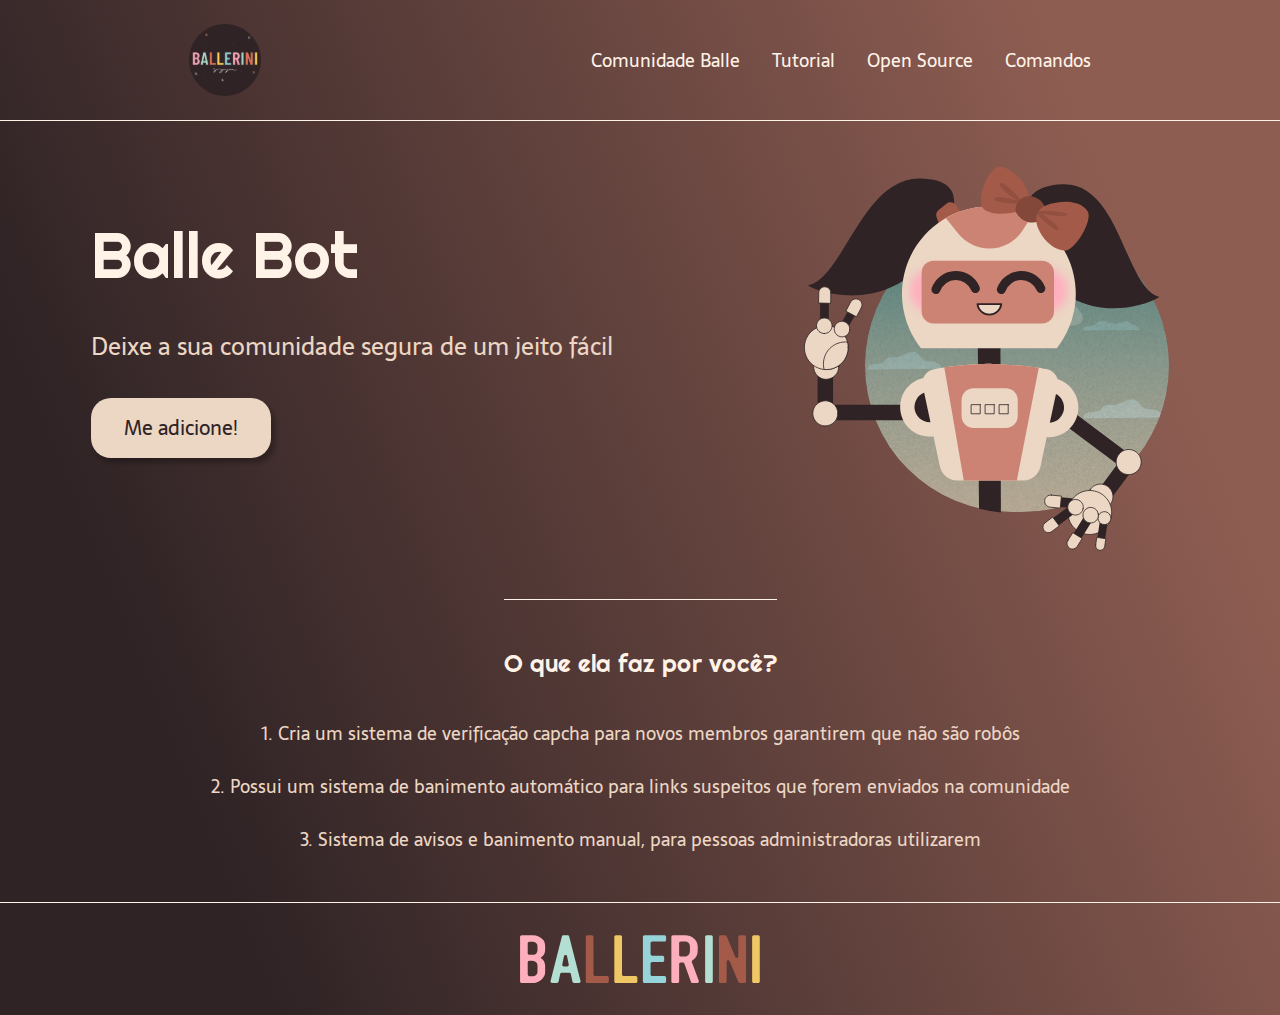
<file: landing-page/index.html>
<!DOCTYPE html>
<html lang="pt-BR">

<head>
    <meta charset="UTF-8">
    <meta name="viewport" content="width=device-width, initial-scale=1.0">
    <meta name="description" content="Um bot que irá moderar e deixar sua comunidade segura de um jeito fácil!">
    <title>Balle Bot - Modere a sua comunidade no Discord</title>
    <link rel="stylesheet" type="text/css" href="style.css"> 
</head>

<body>

    <header class="cabecalho">
        <img class="cabecalho-imagem" src="logo.svg" alt="Logo da comunidade Ballerini">
        <nav class="cabecalho-menu">
            <a class="cabecalho-menu-item">Comunidade Balle</a>
            <a class="cabecalho-menu-item">Tutorial</a>
            <a class="cabecalho-menu-item">Open Source</a>
            <a class="cabecalho-menu-item">Comandos</a>
        </nav>
    </header>

    <main class="conteudo">
        <section class="conteudo-principal">
        <div class="conteudo-principal-escrito">
            <h1 class="conteudo-principal-escrito-titulo">Balle Bot</h1>
            <h2 class="conteudo-principal-escrito-subtitulo">Deixe a sua comunidade segura de um jeito fácil</h2>
            <button class="conteudo-principal-escrito-botao">Me adicione!</button>
        </div>
        <img class="conteudo-principal-imagem" src="ballebot.svg" alt="Imagem da Balle Bot">
        </section>

        <section class="conteudo-secundario">
            <h3 class="conteudo-secundario-titulo">O que ela faz por você?</h3>
            <p class="conteudo-secundario-paragrafo">1. Cria um <strong>sistema de verificação capcha</strong> para novos membros garantirem que não são robôs</p>
            <p class="conteudo-secundario-paragrafo">2. Possui um <strong>sistema de banimento automático</strong> para links suspeitos que forem enviados na comunidade</p>
            <p class="conteudo-secundario-paragrafo">3. <strong>Sistema de avisos e banimento manual</strong>, para pessoas administradoras utilizarem</p>
        </section>
    </main>

    <footer class="rodape">
        <img class="rodape-imagem" src="footer.svg">

    </footer>

</body>

</html>
</file>
<file: landing-page/style.css>
@import url('https://fonts.googleapis.com/css2?family=Righteous&family=Sarala:wght@400;700&display=swap');

* { margin: 0;
    padding: 0;
    box-sizing: border-box;
    text-decoration: none; }

body { font-size: 100%;
       background: linear-gradient(68.15deg, #2F2325 16.62%, #8E5D52 85.61%); }

.cabecalho { display: flex;
             flex-direction: row;
             align-items: center;
             justify-content: space-around;
             padding: 24px; }

.cabecalho-imagem { height: 72px; }

.cabecalho-menu { display: flex;
                  gap: 32px; }

.cabecalho-menu-item { font-family: 'Sarala', sans-serif;
                       color: #FFF2E7;
                       font-weight: 400;
                       font-size: 18px;}

.conteudo { margin-bottom: 48px;
            border-top: 0.4px solid #FFF2E7;}  
            
.conteudo-principal { display: flex;
                      flex-direction: row;
                      align-items: center;
                      justify-content: space-around;} 
                      
.conteudo-principal-escrito { display: flex;
                              flex-direction: column;
                              gap: 32px; }

.conteudo-principal-escrito-titulo { font-family: 'Righteous', cursive;
                                     font-weight: 400;
                                     font-size: 64px;
                                     color: #FFF2E7;}

.conteudo-principal-escrito-subtitulo { font-family: 'Sarala', sans-serif;
                                        font-weight: 400;
                                        font-size: 24px;
                                        color: #ECD6C4;}  
                                        
.conteudo-principal-escrito-botao { background-color: #ECD6C4;
                                    width: 180PX;
                                    height: 60px;
                                    border: none;
                                    box-shadow: 4px 5px 4px rgba(0, 0, 0, 0.25);
                                    border-radius: 20px;
                                    font-family: 'Sarala', sans-serif;
                                    font-weight: 400;
                                    font-size: 20px;
                                    color: #2F2325;}

                                    
.conteudo-principal-imagem { height: 430px;}

.conteudo-secundario { display: flex;
                       flex-direction: column;
                       align-items: center;
                       gap: 24px;
                       margin-top: 48px;}

.conteudo-secundario-titulo { border-top: 0.4px solid #FFF2E7;
                              padding-top: 48px;
                              font-family: 'Righteous', cursive;
                              font-weight: 400;
                              font-size: 24px;
                              color: #FFF2E7;
                              margin-bottom: 16px;}   
                              
.conteudo-secundario-paragrafo { font-family: 'Sarala', sans-serif;
                                 font-weight: 300;
                                 font-size: 18px;
                                 color: #ECD6C4;} 

.rodape { padding: 32px; 
         border-top: 0.4px solid #FFF2E7;}   
         
.rodape-imagem { height: 48px;
                 display: block;
                 margin: 0 auto;}

.conteudo-principal-escrito-botao:hover { background-color: rgba(236, 214, 196, 0.53);}
</file>
